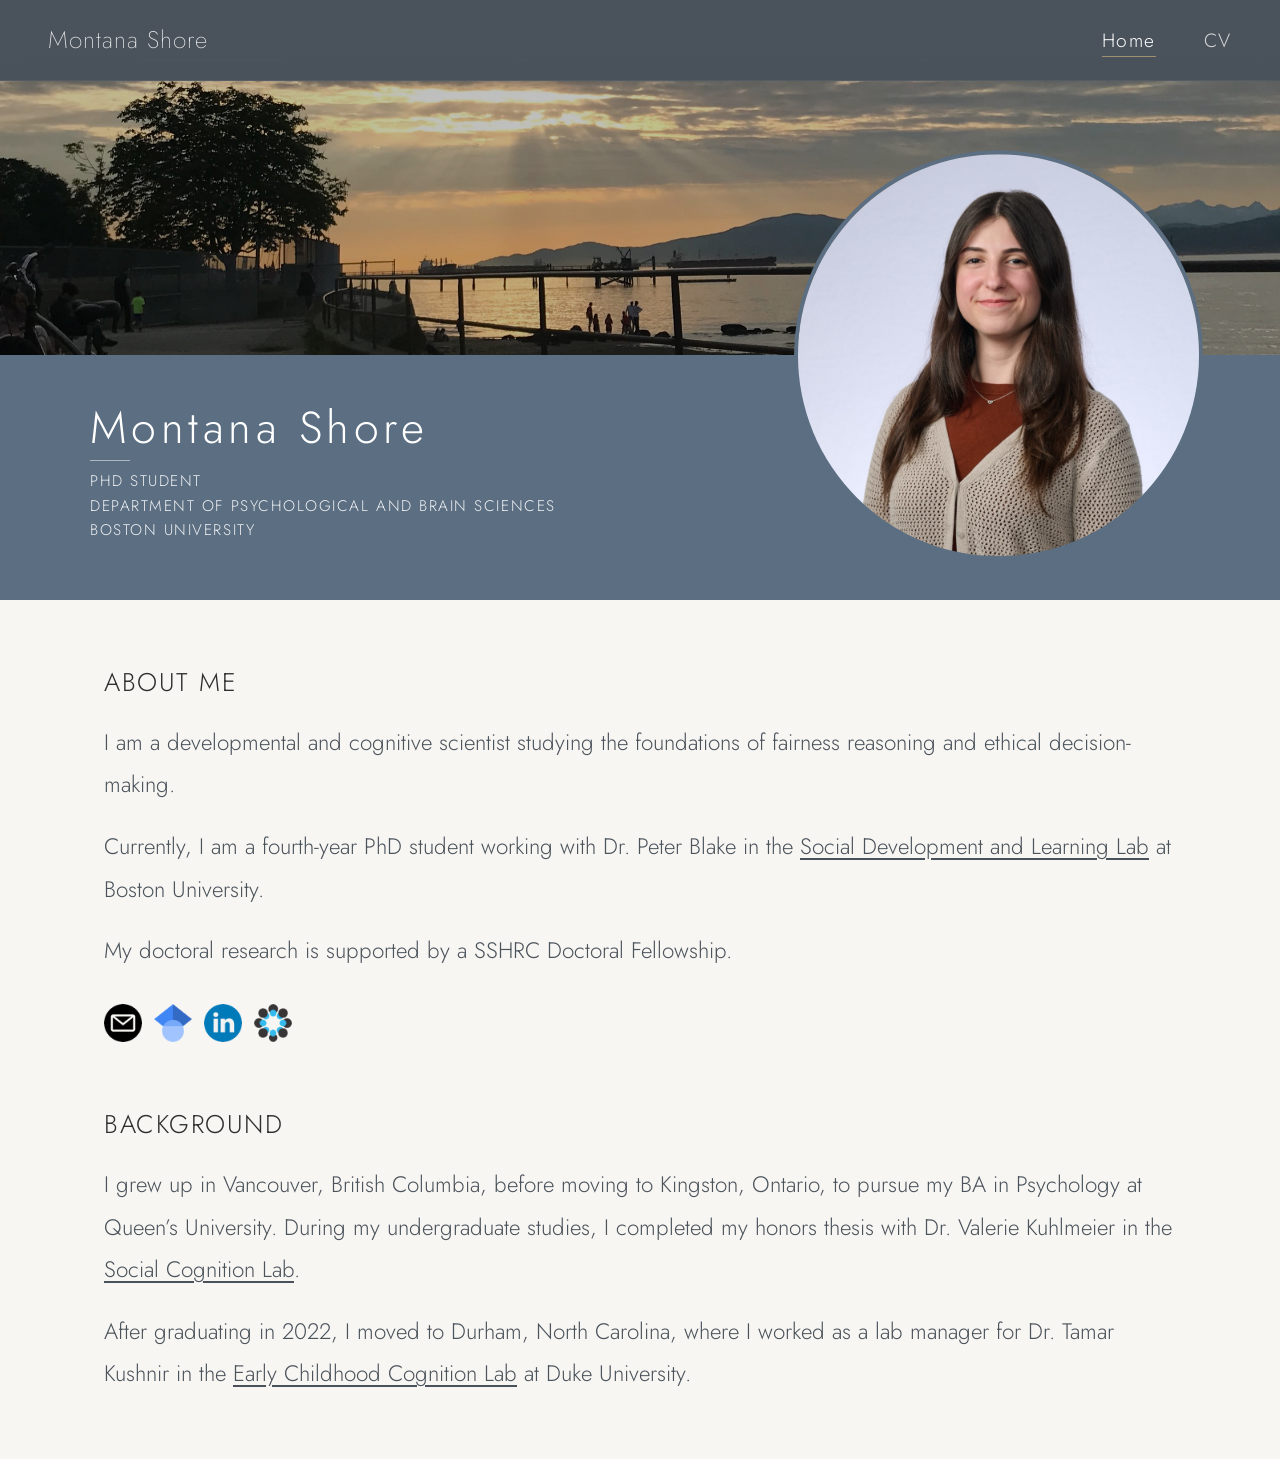
<file: index.html>
<!DOCTYPE html>
<html lang="en">
<head>
  <meta charset="UTF-8" />
  <meta name="viewport" content="width=device-width, initial-scale=1.0" />
  <title>Montana Shore | PhD Student, Boston University</title>
  <meta name="description" content="Montana Shore is a developmental and cognitive scientist and PhD student in the Department of Psychological and Brain Sciences at Boston University, studying fairness reasoning and ethical decision-making." />
  <link rel="canonical" href="https://montanashore.com/" />
  <meta name="google-site-verification" content="kTW9x9qZH2GwWdBQJdvQ5iM43Chmeb7-rbq7OVNbus4" />
  <meta name="author" content="Montana Shore" />

  <!-- How the page looks when shared on social media or in messages -->
  <meta property="og:type" content="profile" />
  <meta property="og:title" content="Montana Shore" />
  <meta property="og:description" content="Developmental and cognitive scientist and PhD student at Boston University, studying fairness reasoning and ethical decision-making." />
  <meta property="og:url" content="https://montanashore.com/" />
  <meta property="og:image" content="https://montanashore.com/profile.jpeg" />
  <meta property="og:image:alt" content="Portrait of Montana Shore" />
  <meta property="og:site_name" content="Montana Shore" />
  <meta property="profile:first_name" content="Montana" />
  <meta property="profile:last_name" content="Shore" />
  <meta name="twitter:card" content="summary" />

  <!-- Tells search engines who this site is about and links your other profiles -->
  <script type="application/ld+json">
  {
    "@context": "https://schema.org",
    "@type": "Person",
    "name": "Montana Shore",
    "givenName": "Montana",
    "familyName": "Shore",
    "description": "Developmental and cognitive scientist and PhD student at Boston University studying fairness reasoning and ethical decision-making.",
    "knowsAbout": ["Developmental psychology", "Cognitive science", "Fairness reasoning", "Moral development", "Ethical decision-making"],
    "url": "https://montanashore.com/",
    "image": "https://montanashore.com/profile.jpeg",
    "jobTitle": "PhD Student",
    "affiliation": {
      "@type": "CollegeOrUniversity",
      "name": "Boston University",
      "department": "Department of Psychological and Brain Sciences"
    },
    "alumniOf": "Queen's University",
    "email": "mailto:mjshore@bu.edu",
    "sameAs": [
      "https://scholar.google.com/citations?user=RjfIgo4AAAAJ",
      "https://www.linkedin.com/in/montana-shore-19417b161/",
      "https://osf.io/xu5y9/"
    ]
  }
  </script>
  <link rel="icon" href="favicon.svg" type="image/svg+xml" />
  <link rel="icon" href="favicon.png" type="image/png" />
  <link rel="apple-touch-icon" href="apple-touch-icon.png" />
  <link rel="preconnect" href="https://fonts.googleapis.com">
  <link rel="preconnect" href="https://fonts.gstatic.com" crossorigin>
  <link href="https://fonts.googleapis.com/css2?family=Jost:wght@200;300;400;500&display=swap" rel="stylesheet">
  <link rel="stylesheet" href="style.css" />
</head>
<body>

  <!-- NAV -->
  <nav>
    <a class="nav-logo" href="index.html">Montana Shore</a>
    <ul class="nav-links">
      <li><a href="index.html" aria-current="page">Home</a></li>
      <li><a href="2026-10_Shore_CV.pdf" target="_blank" rel="noopener">CV</a></li>
    </ul>
  </nav>

  <!-- HERO -->
  <header class="hero-wrapper" id="home">
    <img class="hero-landscape" src="landscape.jpeg" alt="" width="2400" height="942" fetchpriority="high" />
    <div class="hero-band">
      <img class="hero-avatar" src="profile.jpeg" alt="Portrait of Montana Shore" width="1000" height="1000" />
      <div class="hero-text">
        <h1 class="hero-name">Montana Shore</h1>
        <div class="hero-divider"></div>
        <p class="hero-title"><span>PhD Student</span><span class="sep"> &nbsp;|&nbsp; </span><span>Department of Psychological and Brain Sciences</span><span class="sep"> &nbsp;|&nbsp; </span><span>Boston University</span></p>
      </div>
    </div>
  </header>

  <main>
    <!-- ABOUT -->
    <section id="about">
      <h2 class="section-label">About Me</h2>
      <p>I am a developmental and cognitive scientist studying the foundations of fairness reasoning and ethical decision-making.</p>
      <p>Currently, I am a fourth-year PhD student working with Dr. Peter Blake in the <a href="https://www.bu.edu/cdl/sdll/" target="_blank" rel="noopener">Social Development and Learning Lab</a> at Boston University.</p>
      <p>My doctoral research is supported by a SSHRC Doctoral Fellowship.</p>
      <div class="icon-links">
        <a class="icon-link" href="mailto:mjshore@bu.edu" title="Email">
          <img src="email.png" alt="Email" />
        </a>
        <a class="icon-link" href="https://scholar.google.com/citations?user=RjfIgo4AAAAJ&amp;hl=en" target="_blank" rel="noopener" title="Google Scholar">
          <img src="googlescholar.png" alt="Google Scholar" />
        </a>
        <a class="icon-link" href="https://www.linkedin.com/in/montana-shore-19417b161/" target="_blank" rel="noopener" title="LinkedIn">
          <img src="linkedin.png" alt="LinkedIn" />
        </a>
        <a class="icon-link" href="https://osf.io/xu5y9/" target="_blank" rel="noopener" title="OSF">
          <img src="osf.png" alt="OSF" />
        </a>
      </div>
    </section>

    <!-- BACKGROUND -->
    <section id="background">
      <h2 class="section-label">Background</h2>
      <p>I grew up in Vancouver, British Columbia, before moving to Kingston, Ontario, to pursue my BA in Psychology at Queen&rsquo;s University. During my undergraduate studies, I completed my honors thesis with Dr. Valerie Kuhlmeier in the <a href="https://www.socialcognitionlab.com/" target="_blank" rel="noopener">Social Cognition Lab</a>.</p>
      <p>After graduating in 2022, I moved to Durham, North Carolina, where I worked as a lab manager for Dr. Tamar Kushnir in the <a href="https://ecclabduke.com/" target="_blank" rel="noopener">Early Childhood Cognition Lab</a> at Duke University.</p>
    </section>
  </main>

</body>
</html>
</file>
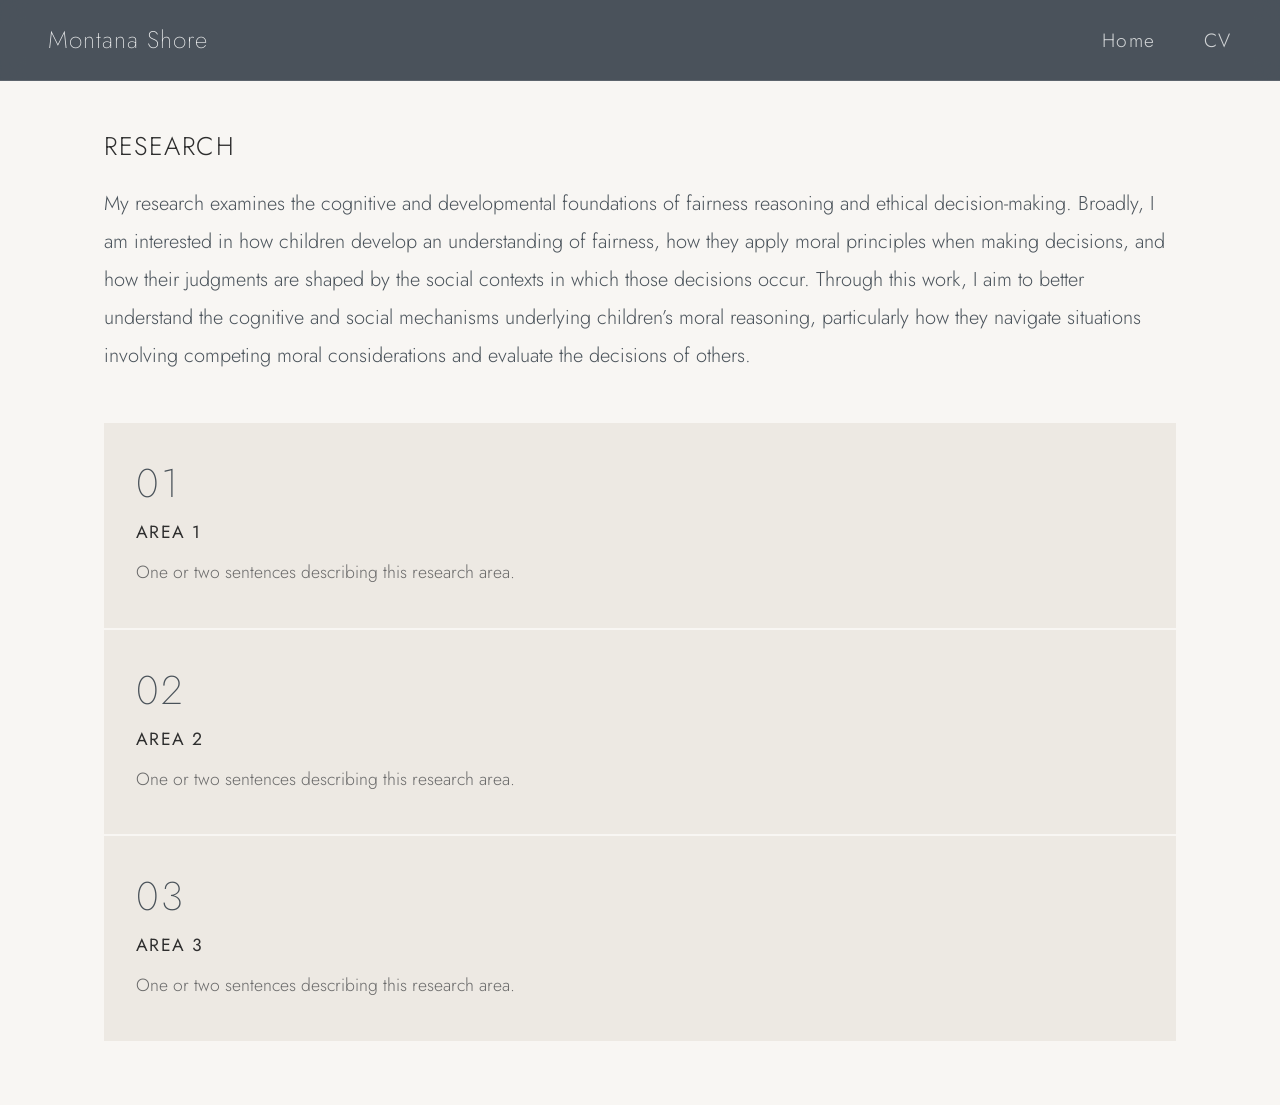
<file: research.html>
<!DOCTYPE html>
<html lang="en">
<head>
  <meta charset="UTF-8" />
  <meta name="viewport" content="width=device-width, initial-scale=1.0" />
  <title>Research | Montana Shore</title>
  <!-- Hidden from search results until this page is finished -->
  <meta name="robots" content="noindex" />
  <meta name="description" content="Montana Shore, PhD student in the Department of Psychological and Brain Sciences at Boston University." />
  <link rel="icon" href="favicon.svg" type="image/svg+xml" />
  <link rel="icon" href="favicon.png" type="image/png" />
  <link rel="apple-touch-icon" href="apple-touch-icon.png" />
  <link rel="preconnect" href="https://fonts.googleapis.com">
  <link rel="preconnect" href="https://fonts.gstatic.com" crossorigin>
  <link href="https://fonts.googleapis.com/css2?family=Jost:wght@200;300;400;500&display=swap" rel="stylesheet">
  <link rel="stylesheet" href="style.css" />
</head>
<body>

  <!-- NAV -->
  <nav>
    <a class="nav-logo" href="index.html">Montana Shore</a>
    <ul class="nav-links">
      <li><a href="index.html">Home</a></li>
      <li><a href="2026-10_Shore_CV.pdf" target="_blank" rel="noopener">CV</a></li>
    </ul>
  </nav>


  <main class="page-top">
    <!-- RESEARCH -->
    <section id="research">
      <h1 class="section-label">Research</h1>
      <p>My research examines the cognitive and developmental foundations of fairness reasoning and ethical decision-making. Broadly, I am interested in how children develop an understanding of fairness, how they apply moral principles when making decisions, and how their judgments are shaped by the social contexts in which those decisions occur. Through this work, I aim to better understand the cognitive and social mechanisms underlying children&rsquo;s moral reasoning, particularly how they navigate situations involving competing moral considerations and evaluate the decisions of others.</p>
      <div class="research-grid">

        <div class="research-card">
          <div class="card-number">01</div>
          <h3 class="card-title">Area 1</h3>
          <p class="card-desc">One or two sentences describing this research area.</p>
        </div>

        <div class="research-card">
          <div class="card-number">02</div>
          <h3 class="card-title">Area 2</h3>
          <p class="card-desc">One or two sentences describing this research area.</p>
        </div>

        <div class="research-card">
          <div class="card-number">03</div>
          <h3 class="card-title">Area 3</h3>
          <p class="card-desc">One or two sentences describing this research area.</p>
        </div>

      </div>
    </section>
  </main>

</body>
</html>
</file>
<file: style.css>
*, *::before, *::after { margin: 0; padding: 0; box-sizing: border-box; }

:root {
  --white: #ffffff;
  --off-white: #f8f6f3;
  --ink: #2e2e2e;
  --mid: #6a6a6a;
  --slate: rgba(50, 60, 70, 0.88);
  --accent: #a08c6e;
  --band: #5b6e82;
  --card: #ede9e3;
  --card-hover: #e4dfd7;
  --border: rgba(0, 0, 0, 0.12);
  --font: 'Jost', sans-serif;
  --nav-height: 80px;
  --avatar: min(32vw, 460px);
}

html { scroll-behavior: smooth; }

body {
  font-family: var(--font);
  font-weight: 300;
  color: var(--ink);
  background: var(--off-white);
}

/* NAV */
nav {
  position: fixed;
  top: 0; left: 0; right: 0;
  z-index: 100;
  display: flex;
  justify-content: space-between;
  align-items: center;
  padding: 1.4rem 3rem;
  background: var(--slate);
  backdrop-filter: blur(12px);
  -webkit-backdrop-filter: blur(12px);
  border-bottom: 1px solid rgba(255, 255, 255, 0.1);
}

.nav-logo {
  font-weight: 200;
  font-size: 1.5rem;
  letter-spacing: 0.04em;
  color: rgba(255, 255, 255, 0.9);
  text-decoration: none;
}

.nav-links {
  display: flex;
  gap: 3rem;
  list-style: none;
}

.nav-links a {
  font-weight: 300;
  font-size: 1.2rem;
  letter-spacing: 0.08em;
  color: rgba(255, 255, 255, 0.75);
  text-decoration: none;
  position: relative;
  transition: color 0.2s;
}

.nav-links a::after {
  content: '';
  position: absolute;
  bottom: -3px; left: 0;
  width: 0; height: 1px;
  background: var(--accent);
  transition: width 0.3s ease;
}
.nav-links a:hover::after { width: 100%; }
.nav-links a:hover,
.nav-links a[aria-current="page"] { color: var(--white); }
.nav-links a[aria-current="page"]::after { width: 100%; }

/* HERO */
.hero-wrapper { padding-top: var(--nav-height); }

.hero-landscape {
  width: 100%;
  height: 275px;
  object-fit: cover;
  object-position: center;
  display: block;
  filter: brightness(0.75);
}

.hero-band {
  background: var(--band);
  padding: 2rem 7vw 2.5rem;
  position: relative;
  min-height: calc(var(--avatar) / 2 + 2.5rem);
  display: flex;
  flex-direction: column;
  justify-content: center;
  animation: fadeUp 1s ease 0.2s both;
}

@keyframes fadeUp {
  from { opacity: 0; transform: translateY(20px); }
  to   { opacity: 1; transform: translateY(0); }
}

.hero-avatar {
  width: var(--avatar);
  height: var(--avatar);
  border-radius: 50%;
  object-fit: cover;
  object-position: center top;
  border: 4px solid var(--band);
  position: absolute;
  right: 6vw;
  top: 0;
  transform: translateY(-50%);
}

.hero-text {
  width: calc(100% - var(--avatar) + 1vw - 1.5rem);
  min-width: 0;
  container-type: inline-size;
}

.hero-name {
  font-weight: 300;
  font-size: clamp(1.6rem, 3.5vw, 2.8rem);
  color: var(--white);
  letter-spacing: 0.1em;
  line-height: 1.1;
  margin-bottom: 0.3rem;
}

.hero-divider {
  width: 40px;
  height: 1px;
  background: rgba(255, 255, 255, 0.5);
  margin: 0.5rem 0;
}

.hero-title {
  font-weight: 300;
  font-size: clamp(0.95rem, 1.2vw, 1.1rem);
  line-height: 1.6;
  color: rgba(255, 255, 255, 0.9);
  letter-spacing: 0.1em;
  text-transform: uppercase;
}
/* Subtitle: stacked lines by default, one line when there is room beside the photo */
.hero-title span { display: block; }
.hero-title .sep { display: none; }
@container (min-width: 1000px) {
  .hero-title span { display: inline; white-space: nowrap; }
  .hero-title .sep { display: inline; }
}

/* ICON LINKS */
.icon-links {
  display: flex;
  gap: 0.75rem;
  margin-top: 2rem;
  flex-wrap: wrap;
  align-items: center;
}

.icon-link {
  display: inline-flex;
  align-items: center;
  justify-content: center;
  transition: transform 0.15s, opacity 0.2s;
}

.icon-link:hover {
  transform: translateY(-2px);
  opacity: 0.6;
}

.icon-link img {
  width: 38px;
  height: 38px;
  object-fit: contain;
  display: block;
}

/* MAIN CONTENT */
main {
  max-width: 1200px;
  margin: 0 auto;
  padding: 4rem;
}

/* Pages without the banner start below the fixed top bar */
main.page-top { padding-top: calc(var(--nav-height) + 3rem); }

section { scroll-margin-top: var(--nav-height); }
section + section { margin-top: 4rem; }

.section-label {
  font-weight: 300;
  font-size: clamp(1.35rem, 2vw, 1.6rem);
  letter-spacing: 0.06em;
  text-transform: uppercase;
  color: var(--ink);
  margin-bottom: 1.25rem;
}

section p {
  font-size: 1.25rem;
  line-height: 1.9;
  color: var(--slate);
}

section p + p { margin-top: 1.2rem; }

#about p,
#background p { font-size: 1.4rem; }

section p a {
  color: inherit;
  text-decoration: underline;
  text-underline-offset: 0.2em;
}
section p a:hover { color: var(--accent); }

/* RESEARCH */
.research-grid {
  display: grid;
  grid-template-columns: 1fr;
  gap: 2px;
  margin-top: 3rem;
}

.research-card {
  background: var(--card);
  padding: 2.5rem 2rem;
  transition: background 0.2s;
}
.research-card:hover { background: var(--card-hover); }

.card-number {
  font-weight: 200;
  font-size: 2.5rem;
  color: var(--slate);
  line-height: 1;
  margin-bottom: 1rem;
  letter-spacing: 0.05em;
}

.card-title {
  font-weight: 400;
  font-size: 1.1rem;
  letter-spacing: 0.08em;
  color: var(--ink);
  margin-bottom: 0.8rem;
  text-transform: uppercase;
}

section .card-desc {
  font-size: 1.1rem;
  line-height: 1.7;
  color: var(--mid);
}

/* RESPONSIVE */
@media (max-width: 640px) {
  :root { --nav-height: 68px; --avatar: 170px; }
  nav { padding: 1.2rem 1.5rem; }
  .nav-logo { font-size: 1.25rem; white-space: nowrap; }
  .nav-links { gap: 1.25rem; }
  .nav-links a { font-size: 1rem; }
  .hero-landscape { height: 140px; }
  .hero-band { padding-top: 5rem; }
  .hero-avatar { right: 1.5rem; transform: translateY(-60%); }
  .hero-text { width: 100%; }
  .hero-title { font-size: 0.9rem; }
  main { padding: 3rem 1.5rem; }
}
</file>
